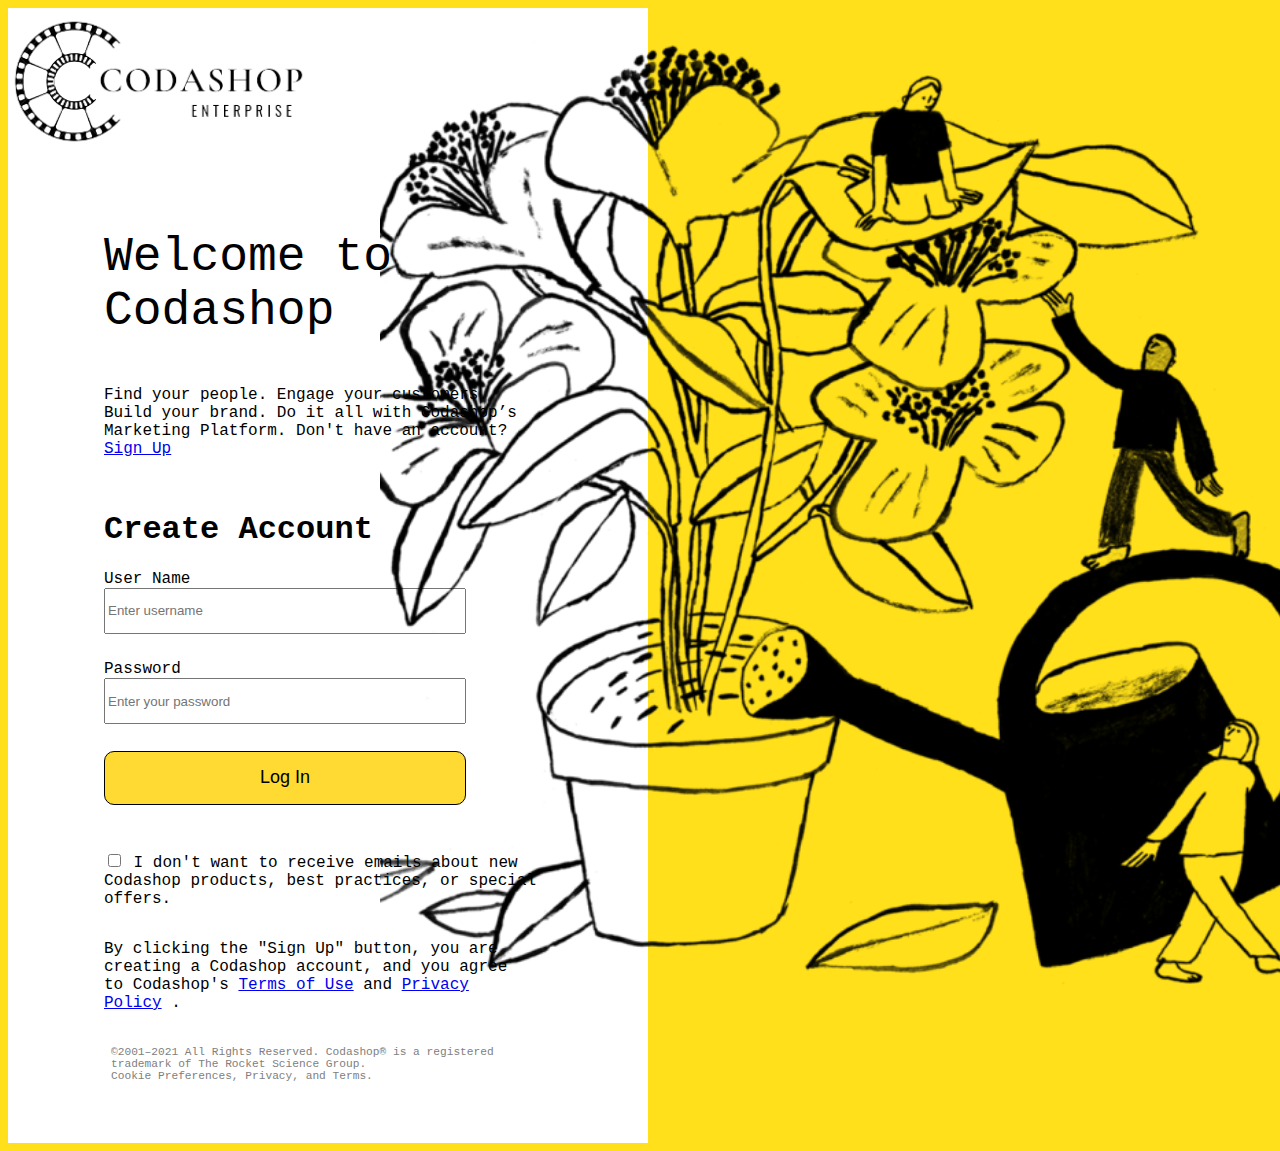
<file: login.html>
<!DOCTYPE html>
<head>
    <title>Login | Codashop</title>
    <link rel="shortcut icon" type="x-icon" href="images\Untitled_design.png"/>
    <link rel="stylesheet" href="/styles/login.css">
</head>
<body>
    <!--image-->
    <img id="flowers" src="pics/flowers.png">
    
    <section class="whiteSpace">
    
        <i><a href="./index.html"><i class=""></i>
            <img class="logo" src="images\image.jpg-removebg-preview.png" alt="" width="300" >
          </a></i>

        <div class="form">
            <h1 id="welcome">Welcome to Codashop</h1>
            <p id="firstPara">Find your people. Engage your customers. Build your brand. Do it all with Codashop’s Marketing Platform. Don't have an account? <a href="./signup.html">Sign Up</a> </p>
            <!--form for email-->

            <div id="signup-form-div">
                <h1>Create Account</h1>

                <form id="signIn">

                    <label for="user">User Name</label> <br />
                    <input type="text" id="user" placeholder="Enter username" required />
                    <br />
                    <label for="password">Password</label><br />
                    <input
                    type="password"
                    id="password"
                    placeholder="Enter your password"
                    required
                    />
                    <br>
                    <input  class="btn" type="submit" value="Log In" />
                    </form>
                </div>
               
            </div>
            <div class="button">
                <div class="input">
                    <input id="input" type="checkbox" name="consent" value="sayNo"> I don't want to receive emails about new Codashop products, best practices, or special offers.
            </div>
        </div>
        <div class="disclaimer">
            <p>By clicking the "Sign Up" button, you are creating a Codashop account, and you agree to Codashop's <a href="https://mailchimp.com/legal/terms/?_ga=2.120260168.1929362016.1614035370-2135776889.1614035369">Terms of Use</a>  and <a href="https://mailchimp.com/legal/privacy/?_ga=2.120260168.1929362016.1614035370-2135776889.1614035369">Privacy Policy</a> .</p>
        </div>
        
        <p id="footnote">©2001–2021 All Rights Reserved. Codashop® is a registered trademark of The Rocket Science Group.<br>
         Cookie Preferences, Privacy, and Terms.</p>
   
    </section>

    <!--logo-->
</body>

</html>

<script src="./scripts/login.js"></script>
</file>
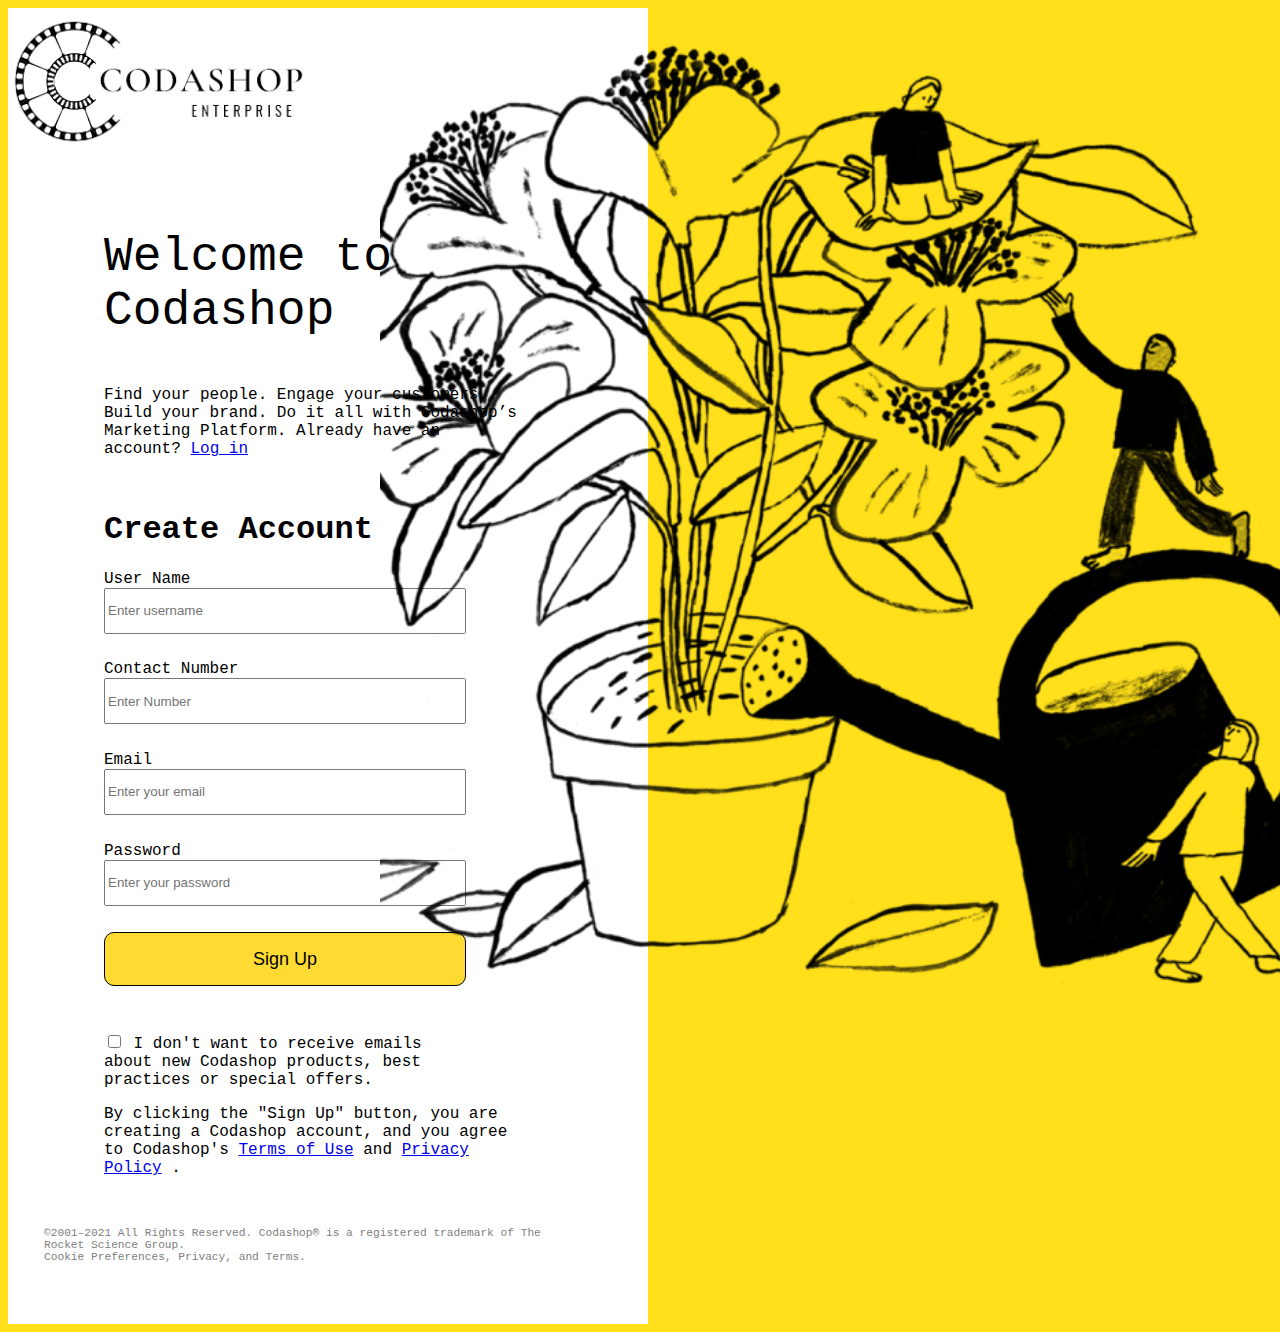
<file: signup.html>
<!DOCTYPE html>
<head>
    <title>Signup | Codashop</title>
    <link rel="shortcut icon" type="x-icon" href="images\Untitled_design.png"/>
    <link rel="stylesheet" href="/styles/login.css">
</head>
<body>
    <!--image-->
    <img id="flowers" src="pics/flowers.png">
    
    <section class="whiteSpace">
        
        <i><a href="./index.html"><i class=""></i>
            <img class="logo" src="images\image.jpg-removebg-preview.png" alt="" width="300" >
          </a></i>

        <div class="form">
            <h1 id="welcome">Welcome to Codashop</h1>
            <p id="firstPara">Find your people. Engage your customers. Build your brand. Do it all with Codashop’s Marketing Platform. Already have an account? <a href="./login.html/">Log in</a> </p>
            <!--form for email-->

            <div id="signup-form-div">
                <h1>Create Account</h1>
                <form id="signUp">
                    <!--Write form input elements here-->
    
                        <label for="user">User Name</label> <br />
            <input type="text" id="user" placeholder="Enter username" required />
            <br />
    
            <label for="number">Contact Number</label> <br />
            <input type="number" id="number" placeholder="Enter Number" required />
            <br />
            <label for="email">Email</label><br />
            <input
              type="email"
              name="email"
              id="email"
              placeholder="Enter your email"
            />
            <br />
            <label for="password">Password</label><br />
            <input
              type="password"
              id="password"
              placeholder="Enter your password"
              required
            />
            <br />
            <input class="btn" type="submit" value="Sign Up" />
    
                </form>
               
            </div>
            <div class="button1">
                <div class="input">
                    <input id="input" type="checkbox" name="consent" value="sayNo"> I don't want to receive emails about new Codashop products, best practices or special offers.
            </div>
        </div>
        <div class="disclaimer1">
            <p>By clicking the "Sign Up" button, you are creating a Codashop account, and you agree to Codashop's <a href="https://mailchimp.com/legal/terms/?_ga=2.120260168.1929362016.1614035370-2135776889.1614035369">Terms of Use</a>  and <a href="https://mailchimp.com/legal/privacy/?_ga=2.120260168.1929362016.1614035370-2135776889.1614035369">Privacy Policy</a> .</p>
        </div>
        
        <p id="footnote1">©2001–2021 All Rights Reserved. Codashop® is a registered trademark of The Rocket Science Group.<br>
         Cookie Preferences, Privacy, and Terms.</p>
   
    </section>

    <!--logo-->
</body>

</html>

<script src="./scripts/signup.js"></script>
</file>
<file: styles/login.css>
body, html {
    font-family: 'Courier New', monospace;
    background-color:#ffe01b;
  }
#flowers{
    width: 100vh; /* width of container */
    height: 1000px; /* height of container */
    object-fit: cover;
    object-position: 60% 10%; /* try 20px 10px */ 
    position: absolute;
    right:0;  
    margin-top: 10px;
}

.whiteSpace{
   
    background-color: white;
    width:50vw;
    height:190%; 
    padding-bottom: 50px;
}

#welcome{
    margin-top:1.5em;
    font-size:3em;
    font-weight: 200;
}
#firstPara{
    margin-bottom: 2em;
}
.form{
    display:flex;
   flex-direction: column;
   
   margin-left:15%;
   margin-right:20%;
 
}
.list{
    display:flex;
    margin-left:12.5%;
    margin-right:20%;
}
#firstList{
    margin-right:3em;
}
#email{
    width:85%;
    height: 3em;
    margin-bottom: 2em;
   
}
#user{
    width:85%;
    height: 3em;
    margin-bottom: 2em;
}
#password{
    width:85%;
    height: 3em;
    margin-bottom: 2em;
}

#number{
    width:85%;
    height: 3em;
    margin-bottom: 2em;
}

.btn{
    width:87%;
    height: 3em;
    margin-bottom: 2em;
    border-radius: 10px;
    background-color: rgb(255, 218, 51); 
    font-size: 18px;
    color: black;
    border: 0.5px solid black;
}

.button{
    
    margin-left:15%;
   margin-right:20%;
   /* display:flex; */
   width: 80%;
   
}
.signUp{
   margin-right:5%;
}


/* #signUp{
   
  border: none;
  color: white;
  padding: 15px 32px;
  text-align: center;
  text-decoration: none;
  display: inline-block;
  font-size: 16px;
  margin: 4px 2px;
  cursor: pointer;
} */
.input{
   width: 90%;
    margin-top: 10px;
}
/*
button color
#007c89;
*/
.disclaimer{
    margin-top:2em;
    margin-left:15%;
    margin-right:20%;
}
/* .disclaimer1{
    margin-top:2em;
    margin-left:0%;
    margin-right:20%;
} */
#footnote{
    margin-top:3em;
    font-size:0.7em;
    color:gray;
    width:70%;
    margin-left: 103px;
}

#footnote1{
    margin-top:3em;
    font-size:0.7em;
    color:gray;
    width:120%;
    margin-left: -60px;
}
li{
    margin-top:0.5em;
}


/* ------------------------------------------- */
</file>
